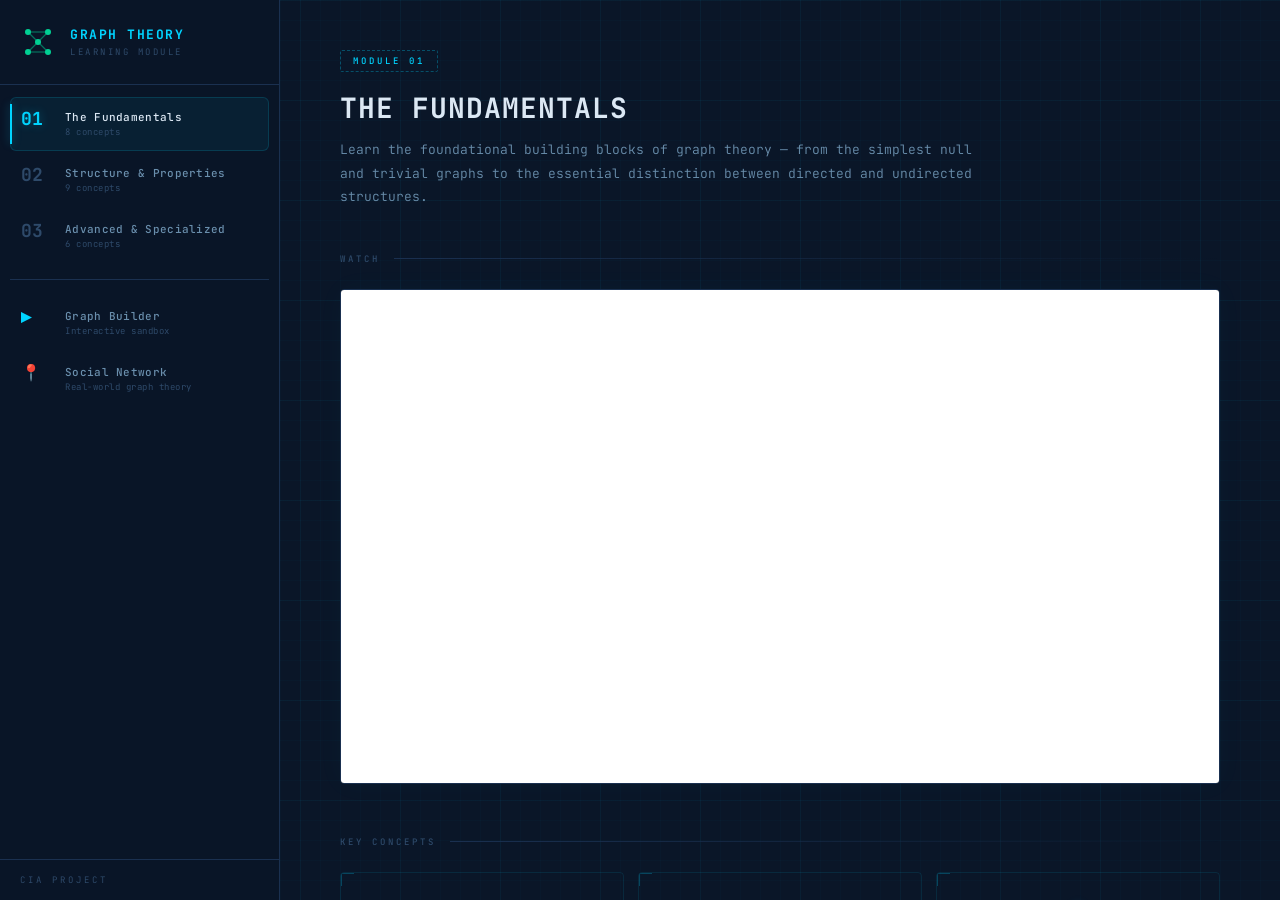
<file: index.html>
<!DOCTYPE html>
<html lang="en">
<head>
    <meta charset="UTF-8">
    <meta name="viewport" content="width=device-width, initial-scale=1.0">
    <meta name="color-scheme" content="dark">
    <title>Graph Theory — Learning Module</title>
    <link rel="preconnect" href="https://fonts.googleapis.com">
    <link rel="preconnect" href="https://fonts.gstatic.com" crossorigin>
    <link href="https://fonts.googleapis.com/css2?family=JetBrains+Mono:wght@300;400;500;600;700&display=swap" rel="stylesheet">
    <link rel="stylesheet" href="styles.css">
</head>
<body>
    <div class="bg-grid"></div>

    <nav class="sidebar" id="sidebar">
        <div class="sidebar-brand">
            <svg class="brand-logo" viewBox="0 0 36 36" width="36" height="36">
                <circle cx="8" cy="8" r="3" fill="#00e5a0"/>
                <circle cx="28" cy="8" r="3" fill="#00e5a0"/>
                <circle cx="8" cy="28" r="3" fill="#00e5a0"/>
                <circle cx="28" cy="28" r="3" fill="#00e5a0"/>
                <circle cx="18" cy="18" r="3" fill="#00e5a0"/>
                <line x1="8" y1="8" x2="28" y2="8" stroke="#00e5a0" stroke-width="1.2" opacity="0.5"/>
                <line x1="8" y1="8" x2="18" y2="18" stroke="#00e5a0" stroke-width="1.2" opacity="0.5"/>
                <line x1="28" y1="8" x2="18" y2="18" stroke="#00e5a0" stroke-width="1.2" opacity="0.5"/>
                <line x1="8" y1="28" x2="18" y2="18" stroke="#00e5a0" stroke-width="1.2" opacity="0.5"/>
                <line x1="28" y1="28" x2="18" y2="18" stroke="#00e5a0" stroke-width="1.2" opacity="0.5"/>
                <line x1="8" y1="28" x2="28" y2="28" stroke="#00e5a0" stroke-width="1.2" opacity="0.5"/>
            </svg>
            <div>
                <h1 class="brand-title">Graph Theory</h1>
                <p class="brand-sub">Learning Module</p>
            </div>
        </div>

        <div class="nav-list" id="navList"></div>

        <div class="sidebar-footer">
            <p>CIA Project</p>
        </div>
    </nav>

    <main class="main-content" id="mainContent"></main>

    <button class="menu-toggle" id="menuToggle" aria-label="Toggle menu">
        <span></span><span></span><span></span>
    </button>
    <div class="overlay" id="overlay"></div>

    <script src="script.js"></script>
</body>
</html>
</file>
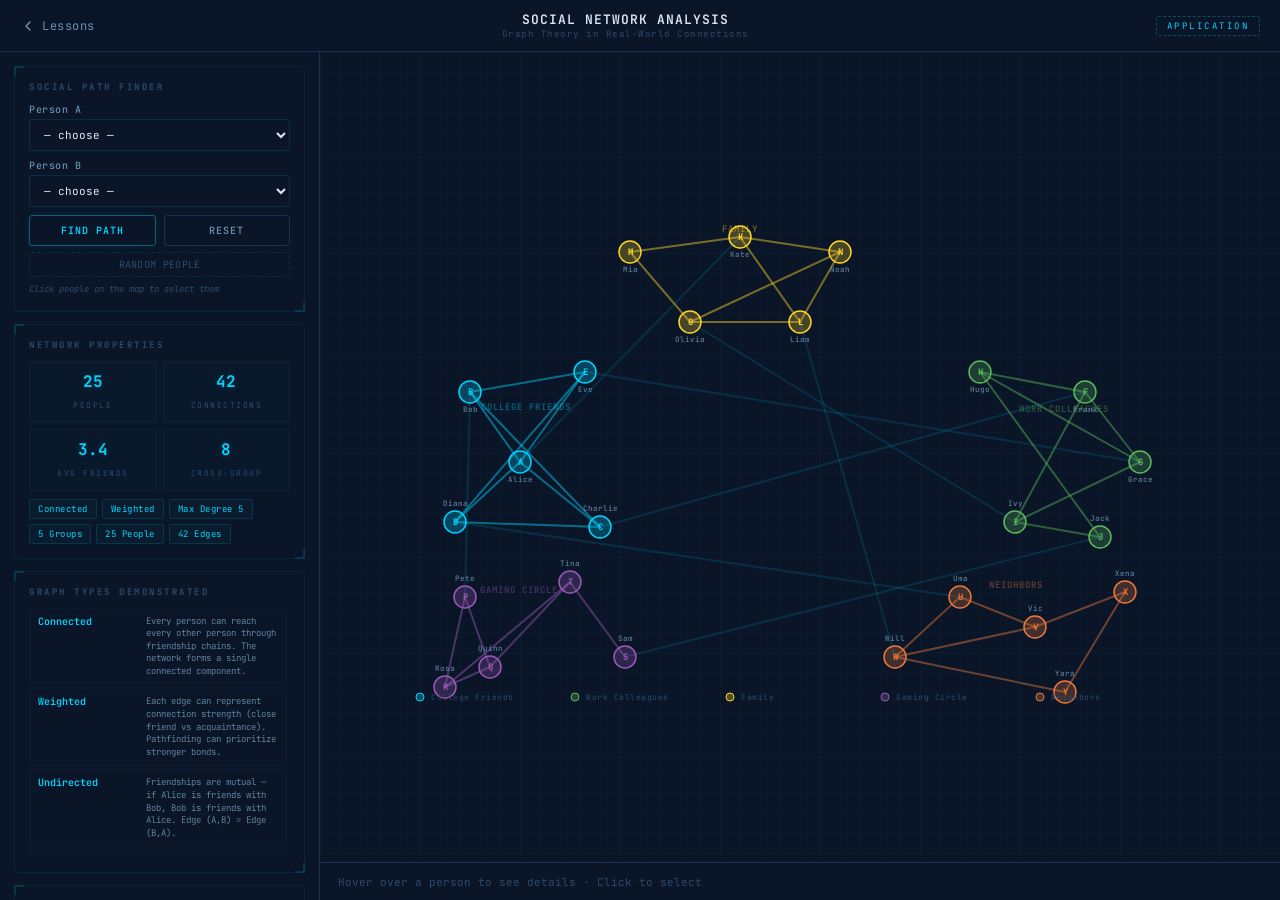
<file: application.html>
<!DOCTYPE html>
<html lang="en">
<head>
    <meta charset="UTF-8">
    <meta name="viewport" content="width=device-width, initial-scale=1.0">
    <title>Social Network — Graph Theory in Practice</title>
    <link rel="preconnect" href="https://fonts.googleapis.com">
    <link rel="preconnect" href="https://fonts.gstatic.com" crossorigin>
    <link href="https://fonts.googleapis.com/css2?family=JetBrains+Mono:wght@300;400;500;600;700&display=swap" rel="stylesheet">
    <link rel="stylesheet" href="application.css">
</head>
<body>
    <div class="app-page">
        <header class="app-header">
            <a href="index.html" class="back-link">
                <svg width="16" height="16" viewBox="0 0 16 16" fill="none"><path d="M10 12L6 8l4-4" stroke="currentColor" stroke-width="1.5" stroke-linecap="round" stroke-linejoin="round"/></svg>
                Lessons
            </a>
            <div class="header-center">
                <h1 class="header-title">Social Network Analysis</h1>
                <p class="header-sub">Graph Theory in Real-World Connections</p>
            </div>
            <span class="header-badge">APPLICATION</span>
        </header>

        <div class="app-body">
            <aside class="sidebar-panel" id="sidebarPanel">

                <!-- Route Finder -->
                <div class="control-card">
                    <h3 class="card-heading">Social Path Finder</h3>
                    <div class="select-row">
                        <label>Person A</label>
                        <select id="personA"><option value="">— choose —</option></select>
                    </div>
                    <div class="select-row">
                        <label>Person B</label>
                        <select id="personB"><option value="">— choose —</option></select>
                    </div>
                    <div class="btn-row">
                        <button class="btn btn-primary" id="findPathBtn">Find Path</button>
                        <button class="btn btn-outline" id="resetBtn">Reset</button>
                    </div>
                    <button class="btn btn-ghost" id="randomBtn">Random People</button>
                    <p class="hint-text">Click people on the map to select them</p>
                </div>

                <!-- Path Result -->
                <div class="control-card" id="pathCard" style="display:none;">
                    <h3 class="card-heading">Connection Path</h3>
                    <div id="pathOutput"></div>
                </div>

                <!-- Person Profile -->
                <div class="control-card" id="profileCard" style="display:none;">
                    <h3 class="card-heading">Profile</h3>
                    <div id="profileOutput"></div>
                </div>

                <!-- Suggestions -->
                <div class="control-card" id="suggestCard" style="display:none;">
                    <h3 class="card-heading">People You May Know</h3>
                    <div id="suggestOutput"></div>
                </div>

                <!-- Network Properties -->
                <div class="control-card">
                    <h3 class="card-heading">Network Properties</h3>
                    <div class="props-grid" id="propsGrid"></div>
                    <div class="detected-props" id="detectedProps"></div>
                </div>

                <!-- Graph Types -->
                <div class="control-card">
                    <h3 class="card-heading">Graph Types Demonstrated</h3>
                    <div class="graph-types-list" id="graphTypesList"></div>
                </div>

                <!-- References -->
                <div class="control-card">
                    <h3 class="card-heading">References</h3>
                    <div class="references-list">
                        <div class="ref-item">
                            <span class="ref-author">Watts, D. J., &amp; Strogatz, S. H. (1998)</span>
                            <span class="ref-title">Collective dynamics of 'small-world' networks</span>
                            <span class="ref-publisher">Nature, 393(6684), 440–442</span>
                        </div>
                        <div class="ref-item">
                            <span class="ref-author">Milgram, S. (1967)</span>
                            <span class="ref-title">The small world problem</span>
                            <span class="ref-publisher">Psychology Today, 1(1), 61–67</span>
                        </div>
                        <div class="ref-item">
                            <span class="ref-author">Goldenberg, D. (2021)</span>
                            <span class="ref-title">Social Network Analysis: From Graph Theory to Applications with Python</span>
                            <span class="ref-publisher">arXiv preprint, arXiv:2102.03245</span>
                        </div>
                        <div class="ref-item">
                            <span class="ref-author">Borgatti, S. P., Everett, M. G., &amp; Johnson, J. C. (2024)</span>
                            <span class="ref-title">Analyzing Social Networks</span>
                            <span class="ref-publisher">SAGE Publications Ltd</span>
                        </div>
                        <div class="ref-item">
                            <span class="ref-author">Wasserman, S., &amp; Faust, K. (2012)</span>
                            <span class="ref-title">Social Network Analysis: Methods and Applications</span>
                            <span class="ref-publisher">Cambridge University Press</span>
                        </div>
                    </div>
                </div>

            </aside>

            <main class="map-area">
                <div class="map-wrap" id="mapWrap">
                    <svg id="networkMap" xmlns="http://www.w3.org/2000/svg" viewBox="0 0 800 530">
                        <defs>
                            <filter id="glow">
                                <feGaussianBlur stdDeviation="3" result="blur"/>
                                <feMerge>
                                    <feMergeNode in="blur"/>
                                    <feMergeNode in="SourceGraphic"/>
                                </feMerge>
                            </filter>
                            <filter id="nodeGlow">
                                <feGaussianBlur stdDeviation="4" result="blur"/>
                                <feMerge>
                                    <feMergeNode in="blur"/>
                                    <feMergeNode in="SourceGraphic"/>
                                </feMerge>
                            </filter>
                        </defs>
                        <g id="groupLabelsG"></g>
                        <g id="edgesG"></g>
                        <g id="pathG"></g>
                        <g id="suggestG"></g>
                        <g id="nodesG"></g>
                        <g id="legendG" transform="translate(15,500)"></g>
                    </svg>
                </div>
                <div class="station-info" id="stationInfo">
                    <span class="info-empty">Hover over a person to see details · Click to select</span>
                </div>
            </main>
        </div>
    </div>
    <script src="application.js"></script>
</body>
</html>
</file>
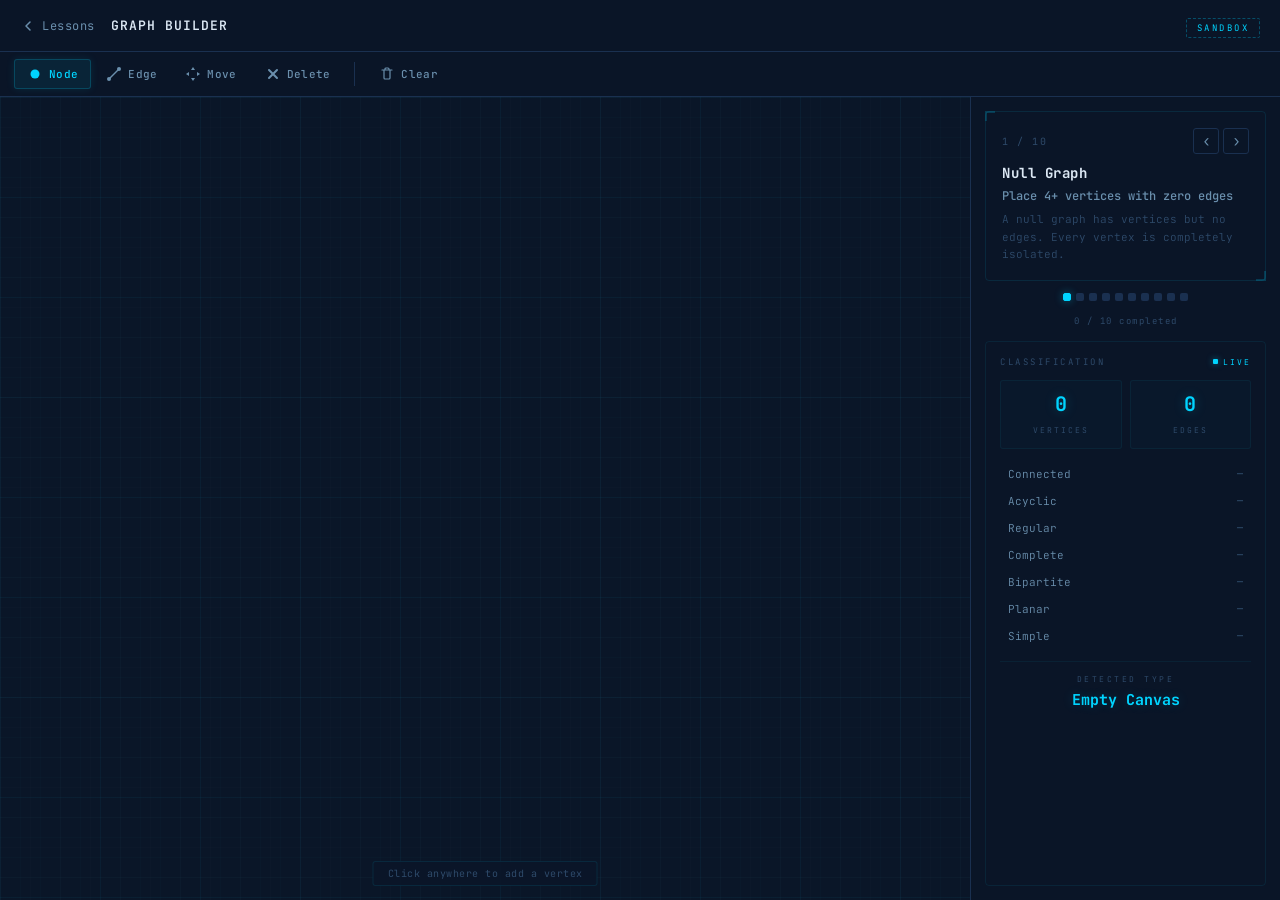
<file: game.html>
<!DOCTYPE html>
<html lang="en">
<head>
    <meta charset="UTF-8">
    <meta name="viewport" content="width=device-width, initial-scale=1.0">
    <title>Graph Builder — Graph Theory</title>
    <link rel="preconnect" href="https://fonts.googleapis.com">
    <link rel="preconnect" href="https://fonts.gstatic.com" crossorigin>
    <link href="https://fonts.googleapis.com/css2?family=JetBrains+Mono:wght@300;400;500;600;700&display=swap" rel="stylesheet">
    <link rel="stylesheet" href="game.css">
</head>
<body>
    <div class="game-page">
        <header class="game-header">
            <a href="index.html" class="back-link">
                <svg width="16" height="16" viewBox="0 0 16 16" fill="none"><path d="M10 12L6 8l4-4" stroke="currentColor" stroke-width="1.5" stroke-linecap="round" stroke-linejoin="round"/></svg>
                Lessons
            </a>
            <h1 class="game-title">Graph Builder</h1>
            <div class="header-right">
                <span class="header-badge">Sandbox</span>
            </div>
        </header>

        <div class="toolbar">
            <div class="tool-group">
                <button class="tool-btn active" data-mode="node" title="Add Node (1)">
                    <svg width="16" height="16" viewBox="0 0 16 16"><circle cx="8" cy="8" r="4.5" fill="currentColor"/></svg>
                    <span>Node</span>
                </button>
                <button class="tool-btn" data-mode="edge" title="Add Edge (2)">
                    <svg width="16" height="16" viewBox="0 0 16 16"><line x1="3" y1="13" x2="13" y2="3" stroke="currentColor" stroke-width="1.5"/><circle cx="3" cy="13" r="2" fill="currentColor"/><circle cx="13" cy="3" r="2" fill="currentColor"/></svg>
                    <span>Edge</span>
                </button>
                <button class="tool-btn" data-mode="move" title="Move (3)">
                    <svg width="16" height="16" viewBox="0 0 16 16"><path d="M8 1l2 3H6l2-3zm0 14l-2-3h4l-2 3zM1 8l3-2v4l-3-2zm14 0l-3-2v4l3-2z" fill="currentColor"/></svg>
                    <span>Move</span>
                </button>
                <button class="tool-btn" data-mode="delete" title="Delete (4)">
                    <svg width="16" height="16" viewBox="0 0 16 16"><line x1="4" y1="4" x2="12" y2="12" stroke="currentColor" stroke-width="2" stroke-linecap="round"/><line x1="12" y1="4" x2="4" y2="12" stroke="currentColor" stroke-width="2" stroke-linecap="round"/></svg>
                    <span>Delete</span>
                </button>
            </div>
            <div class="tool-sep"></div>
            <button class="tool-btn danger" id="clearBtn" title="Clear All">
                <svg width="16" height="16" viewBox="0 0 16 16" fill="none"><path d="M3 4h10M6 4V3a1 1 0 011-1h2a1 1 0 011 1v1M5 4v8a1 1 0 001 1h4a1 1 0 001-1V4" stroke="currentColor" stroke-width="1.2" stroke-linecap="round"/></svg>
                <span>Clear</span>
            </button>
        </div>

        <div class="game-body">
            <div class="canvas-wrap" id="canvasWrap">
                <svg id="canvas" xmlns="http://www.w3.org/2000/svg">
                    <defs>
                        <pattern id="gridPat" width="30" height="30" patternUnits="userSpaceOnUse">
                            <path d="M 30 0 L 0 0 0 30" fill="none" stroke="rgba(255,255,255,0.025)" stroke-width="0.5"/>
                        </pattern>
                    </defs>
                    <rect id="bgRect" width="100%" height="100%" fill="url(#gridPat)"/>
                    <g id="edgesGroup"></g>
                    <g id="tempGroup"></g>
                    <g id="nodesGroup"></g>
                </svg>
                <div class="canvas-hint" id="canvasHint">Click anywhere to add a vertex</div>
            </div>

            <aside class="side-panel">
                <div class="challenge-card" id="challengeCard">
                    <div class="challenge-top">
                        <span class="challenge-badge" id="challengeBadge">1 / 10</span>
                        <div class="challenge-nav">
                            <button class="nav-btn" id="prevChallenge">‹</button>
                            <button class="nav-btn" id="nextChallenge">›</button>
                        </div>
                    </div>
                    <h3 class="challenge-title" id="challengeTitle"></h3>
                    <p class="challenge-task" id="challengeTask"></p>
                    <p class="challenge-desc" id="challengeDesc"></p>
                    <div class="challenge-success" id="challengeSuccess">
                        <span class="success-icon">✓</span>
                        <span>Challenge Complete!</span>
                    </div>
                </div>

                <div class="progress-section">
                    <div class="progress-dots" id="progressDots"></div>
                    <span class="progress-text" id="progressText">0 / 10 completed</span>
                </div>

                <div class="class-panel">
                    <div class="class-header">
                        <span class="class-title">Classification</span>
                        <span class="class-live">LIVE</span>
                    </div>

                    <div class="stats-row">
                        <div class="stat-box">
                            <span class="stat-num" id="statVertices">0</span>
                            <span class="stat-lbl">Vertices</span>
                        </div>
                        <div class="stat-box">
                            <span class="stat-num" id="statEdges">0</span>
                            <span class="stat-lbl">Edges</span>
                        </div>
                    </div>

                    <div class="props-list">
                        <div class="prop-row" id="propConnected"><span class="prop-name">Connected</span><span class="prop-val">—</span></div>
                        <div class="prop-row" id="propAcyclic"><span class="prop-name">Acyclic</span><span class="prop-val">—</span></div>
                        <div class="prop-row" id="propRegular"><span class="prop-name">Regular</span><span class="prop-val">—</span></div>
                        <div class="prop-row" id="propComplete"><span class="prop-name">Complete</span><span class="prop-val">—</span></div>
                        <div class="prop-row" id="propBipartite"><span class="prop-name">Bipartite</span><span class="prop-val">—</span></div>
                        <div class="prop-row" id="propPlanar"><span class="prop-name">Planar</span><span class="prop-val">—</span></div>
                        <div class="prop-row" id="propSimple"><span class="prop-name">Simple</span><span class="prop-val">—</span></div>
                    </div>

                    <div class="type-display">
                        <span class="type-lbl">Detected Type</span>
                        <span class="type-val" id="graphType">Empty Canvas</span>
                    </div>
                </div>
            </aside>
        </div>
    </div>
    <script src="game.js"></script>
</body>
</html>
</file>
<file: styles.css>
/* =============================================
   BLUEPRINT / CIRCUIT BOARD THEME
   ============================================= */
:root {
    --bg: #0a1628;
    --surface: #0d1b2e;
    --surface-2: #0f1f38;
    --border: #1a3050;
    --border-glow: rgba(0,212,255,0.25);
    --accent: #00d4ff;
    --accent-dim: rgba(0,212,255,0.10);
    --accent-glow: rgba(0,212,255,0.06);
    --text-primary: #dce8f4;
    --text-secondary: #6a8fad;
    --text-muted: #2e4a6a;
    --correct: #00d4ff;
    --incorrect: #ff4466;
    --incorrect-dim: rgba(255,68,102,0.10);
    --sidebar-w: 280px;
}

*, *::before, *::after { margin: 0; padding: 0; box-sizing: border-box; }
html { font-size: 16px; scroll-behavior: smooth; }
body {
    font-family: 'JetBrains Mono', monospace;
    font-weight: 400;
    color: var(--text-primary);
    background: var(--bg);
    overflow: hidden;
    height: 100vh;
}

/* ─── BLUEPRINT GRID ─── */
.bg-grid {
    position: fixed; inset: 0;
    background-image:
        linear-gradient(rgba(0,212,255,0.035) 1px, transparent 1px),
        linear-gradient(90deg, rgba(0,212,255,0.035) 1px, transparent 1px),
        linear-gradient(rgba(0,212,255,0.018) 1px, transparent 1px),
        linear-gradient(90deg, rgba(0,212,255,0.018) 1px, transparent 1px);
    background-size: 100px 100px, 100px 100px, 20px 20px, 20px 20px;
    pointer-events: none; z-index: 0;
}

/* ─── SIDEBAR ─── */
.sidebar {
    position: fixed; top: 0; left: 0;
    width: var(--sidebar-w); height: 100vh;
    background: rgba(10,22,40,0.95);
    border-right: 1px solid var(--border);
    display: flex; flex-direction: column; z-index: 100;
    transition: transform 0.35s cubic-bezier(0.4,0,0.2,1);
    backdrop-filter: blur(8px);
}

.sidebar-brand {
    padding: 24px 20px;
    display: flex; align-items: center; gap: 14px;
    border-bottom: 1px solid var(--border);
}

.brand-logo { flex-shrink: 0; opacity: 0.9; }

.brand-title {
    font-family: 'JetBrains Mono', monospace;
    font-size: 13px; font-weight: 700;
    letter-spacing: 1.5px; text-transform: uppercase;
    color: var(--accent);
}

.brand-sub {
    font-size: 9px; letter-spacing: 2.5px;
    text-transform: uppercase; color: var(--text-muted);
    margin-top: 3px;
}

.nav-list { flex: 1; padding: 12px 10px; overflow-y: auto; }

.nav-item {
    display: flex; align-items: flex-start; gap: 12px;
    padding: 12px 10px; border-radius: 6px; cursor: pointer;
    transition: all 0.2s ease; position: relative; margin-bottom: 2px;
    border: 1px solid transparent;
}

.nav-item:hover { background: rgba(0,212,255,0.04); border-color: rgba(0,212,255,0.08); }
.nav-item.active { background: rgba(0,212,255,0.06); border-color: rgba(0,212,255,0.15); }

.nav-item.active::before {
    content: ''; position: absolute; left: -1px; top: 6px; bottom: 6px;
    width: 2px; background: var(--accent);
    box-shadow: 0 0 8px rgba(0,212,255,0.4);
}

.nav-number {
    font-size: 18px; font-weight: 700;
    color: var(--text-muted); line-height: 1; min-width: 32px;
    transition: color 0.2s;
}
.nav-item.active .nav-number { color: var(--accent); text-shadow: 0 0 10px rgba(0,212,255,0.3); }

.nav-info h3 {
    font-size: 11px; font-weight: 500;
    color: var(--text-secondary); margin-bottom: 2px;
    transition: color 0.2s; letter-spacing: 0.3px;
}
.nav-item.active .nav-info h3 { color: var(--text-primary); }
.nav-info p { font-size: 9px; color: var(--text-muted); letter-spacing: 0.5px; }

.sidebar-footer {
    padding: 14px 20px; border-top: 1px solid var(--border);
}
.sidebar-footer p {
    font-size: 9px; letter-spacing: 3px;
    text-transform: uppercase; color: var(--text-muted);
}

/* ─── MAIN CONTENT ─── */
.main-content {
    margin-left: var(--sidebar-w); height: 100vh;
    overflow-y: auto; position: relative; z-index: 1;
}
.main-content::-webkit-scrollbar { width: 5px; }
.main-content::-webkit-scrollbar-track { background: var(--bg); }
.main-content::-webkit-scrollbar-thumb { background: var(--border); border-radius: 3px; }
.main-content::-webkit-scrollbar-thumb:hover { background: var(--text-muted); }

/* ─── MODULE SECTION ─── */
.module-section {
    max-width: 960px; margin: 0 auto;
    padding: 48px 40px 80px;
    animation: fadeInUp 0.5s ease forwards;
}
@keyframes fadeInUp {
    from { opacity: 0; transform: translateY(20px); }
    to   { opacity: 1; transform: translateY(0); }
}

.module-header { margin-bottom: 44px; }

.module-tag {
    display: inline-block; font-size: 9px; font-weight: 500;
    letter-spacing: 3px; text-transform: uppercase;
    color: var(--accent); background: transparent;
    padding: 4px 12px; border-radius: 2px;
    border: 1px dashed rgba(0,212,255,0.3);
    margin-bottom: 18px;
}

.module-title {
    font-size: 28px; font-weight: 700;
    letter-spacing: 1px; color: var(--text-primary);
    margin-bottom: 12px; line-height: 1.3;
    text-transform: uppercase;
}

.module-description {
    font-size: 13px; line-height: 1.8;
    color: var(--text-secondary); max-width: 640px;
    font-weight: 300;
}

/* ─── SECTION LABELS ─── */
.section-label {
    display: flex; align-items: center; gap: 14px;
    margin-bottom: 24px; font-size: 9px; font-weight: 500;
    letter-spacing: 3px; text-transform: uppercase;
    color: var(--text-muted);
}
.section-label::after {
    content: ''; flex: 1; height: 1px;
    background: linear-gradient(90deg, var(--border), transparent);
}

/* ─── VIDEO ─── */
.video-section { margin-bottom: 52px; }

.video-wrapper {
    border-radius: 4px; overflow: hidden;
    border: 1px solid var(--border); background: #000;
    aspect-ratio: 16/9;
    box-shadow: 0 0 30px rgba(0,212,255,0.03);
}
.video-wrapper iframe { width: 100%; height: 100%; border: none; }

.video-placeholder {
    aspect-ratio: 16/9;
    display: flex; flex-direction: column;
    align-items: center; justify-content: center;
    border: 1px dashed rgba(0,212,255,0.15);
    border-radius: 4px; background: var(--surface);
    gap: 14px; position: relative;
}
.video-placeholder::before,
.video-placeholder::after {
    content: ''; position: absolute;
    width: 20px; height: 20px;
}
.video-placeholder::before {
    top: 12px; left: 12px;
    border-top: 1.5px solid rgba(0,212,255,0.2);
    border-left: 1.5px solid rgba(0,212,255,0.2);
}
.video-placeholder::after {
    bottom: 12px; right: 12px;
    border-bottom: 1.5px solid rgba(0,212,255,0.2);
    border-right: 1.5px solid rgba(0,212,255,0.2);
}

.video-placeholder .play-icon {
    width: 56px; height: 56px; border-radius: 50%;
    border: 2px solid rgba(0,212,255,0.3);
    display: flex; align-items: center; justify-content: center;
    color: var(--accent); font-size: 20px;
    box-shadow: 0 0 20px rgba(0,212,255,0.08);
    transition: all 0.3s;
}
.video-placeholder:hover .play-icon {
    border-color: var(--accent);
    box-shadow: 0 0 30px rgba(0,212,255,0.15);
}
.video-placeholder p { font-size: 12px; color: var(--text-secondary); }
.video-placeholder .small { font-size: 10px; color: var(--text-muted); }

/* ─── CARDS ─── */
.cards-section { margin-bottom: 52px; }

.cards-grid {
    display: grid;
    grid-template-columns: repeat(auto-fill, minmax(260px, 1fr));
    gap: 14px;
}

.graph-card {
    background: transparent;
    border: 1px solid rgba(0,212,255,0.10);
    border-radius: 4px; padding: 22px;
    position: relative; overflow: hidden;
    opacity: 0; animation: cardReveal 0.4s ease forwards;
    transition: border-color 0.3s, box-shadow 0.3s, transform 0.3s;
}

/* Corner brackets */
.graph-card::before {
    content: ''; position: absolute;
    top: -1px; left: -1px; width: 14px; height: 14px;
    border-top: 2px solid rgba(0,212,255,0.25);
    border-left: 2px solid rgba(0,212,255,0.25);
    transition: border-color 0.3s;
}
.graph-card::after {
    content: ''; position: absolute;
    bottom: -1px; right: -1px; width: 14px; height: 14px;
    border-bottom: 2px solid rgba(0,212,255,0.25);
    border-right: 2px solid rgba(0,212,255,0.25);
    transition: border-color 0.3s;
}

.graph-card:hover {
    border-color: rgba(0,212,255,0.25);
    box-shadow: 0 0 25px rgba(0,212,255,0.04);
    transform: translateY(-2px);
}
.graph-card:hover::before,
.graph-card:hover::after {
    border-color: rgba(0,212,255,0.5);
}

.graph-card:nth-child(1)  { animation-delay: 0.04s; }
.graph-card:nth-child(2)  { animation-delay: 0.08s; }
.graph-card:nth-child(3)  { animation-delay: 0.12s; }
.graph-card:nth-child(4)  { animation-delay: 0.16s; }
.graph-card:nth-child(5)  { animation-delay: 0.20s; }
.graph-card:nth-child(6)  { animation-delay: 0.24s; }
.graph-card:nth-child(7)  { animation-delay: 0.28s; }
.graph-card:nth-child(8)  { animation-delay: 0.32s; }
.graph-card:nth-child(9)  { animation-delay: 0.36s; }

@keyframes cardReveal {
    from { opacity: 0; transform: translateY(14px); }
    to   { opacity: 1; transform: translateY(0); }
}

.card-svg { display: flex; justify-content: center; margin-bottom: 14px; height: 60px; }
.card-svg svg { height: 60px; width: auto; filter: drop-shadow(0 0 4px rgba(0,212,255,0.2)); }

.card-name {
    font-size: 13px; font-weight: 600;
    color: var(--text-primary); margin-bottom: 6px;
    letter-spacing: 0.5px;
}

.card-definition {
    font-size: 11px; line-height: 1.7;
    color: var(--text-secondary); font-weight: 300;
}

/* ─── QUIZ ─── */
.quiz-section { margin-bottom: 40px; }

.quiz-container {
    background: transparent;
    border: 1px solid rgba(0,212,255,0.08);
    border-radius: 4px; padding: 28px;
}

.quiz-question {
    margin-bottom: 24px; padding-bottom: 24px;
    border-bottom: 1px solid rgba(0,212,255,0.06);
}
.quiz-question:last-of-type {
    border-bottom: none; margin-bottom: 16px; padding-bottom: 0;
}

.question-text {
    font-size: 12px; font-weight: 500;
    color: var(--text-primary); margin-bottom: 12px;
    line-height: 1.6;
}
.question-number {
    color: var(--accent); font-weight: 600; margin-right: 8px;
}

.options-list { display: flex; flex-direction: column; gap: 6px; }
.option-item { position: relative; }

.option-item input[type="radio"] {
    position: absolute; opacity: 0; width: 0; height: 0;
}

.option-item label {
    display: flex; align-items: center; gap: 12px;
    padding: 9px 12px;
    border: 1px solid rgba(0,212,255,0.08);
    border-radius: 4px; cursor: pointer;
    transition: all 0.2s ease;
    font-size: 12px; color: var(--text-secondary);
    line-height: 1.5; font-weight: 300;
}

/* Circuit switch indicator */
.option-item label::before {
    content: ''; width: 14px; height: 14px;
    border: 1.5px solid rgba(0,212,255,0.2);
    border-radius: 3px; flex-shrink: 0;
    transition: all 0.25s ease;
}

.option-item label:hover {
    border-color: rgba(0,212,255,0.2);
    color: var(--text-primary);
}
.option-item label:hover::before {
    border-color: rgba(0,212,255,0.4);
}

.option-item input:checked + label {
    border-color: rgba(0,212,255,0.35);
    background: rgba(0,212,255,0.04);
    color: var(--text-primary);
}
.option-item input:checked + label::before {
    border-color: var(--accent);
    background: var(--accent);
    box-shadow: 0 0 10px rgba(0,212,255,0.4);
}

/* Submitted states */
.quiz-submitted .option-item label { cursor: default; pointer-events: none; }

.quiz-submitted .option-item.correct label {
    border-color: rgba(0,212,255,0.4);
    background: rgba(0,212,255,0.06);
    color: var(--correct);
}
.quiz-submitted .option-item.correct label::before {
    border-color: var(--correct);
    background: var(--correct);
    box-shadow: 0 0 12px rgba(0,212,255,0.5);
}

.quiz-submitted .option-item.selected-wrong label {
    border-color: rgba(255,68,102,0.35);
    background: var(--incorrect-dim);
    color: var(--incorrect);
}
.quiz-submitted .option-item.selected-wrong label::before {
    border-color: var(--incorrect);
    background: var(--incorrect);
    box-shadow: 0 0 10px rgba(255,68,102,0.35);
}

/* Quiz buttons */
.quiz-actions { display: flex; align-items: center; gap: 12px; margin-top: 20px; flex-wrap: wrap; }

.btn {
    font-family: 'JetBrains Mono', monospace;
    font-weight: 600; font-size: 11px;
    letter-spacing: 1px; text-transform: uppercase;
    padding: 10px 28px; border-radius: 3px;
    cursor: pointer; transition: all 0.3s ease; border: none;
}

.btn-primary {
    background: transparent; color: var(--accent);
    border: 1px solid var(--accent);
    box-shadow: 0 0 10px rgba(0,212,255,0.1);
}
.btn-primary:hover {
    background: rgba(0,212,255,0.1);
    box-shadow: 0 0 20px rgba(0,212,255,0.2);
    transform: translateY(-1px);
}

.btn-outline {
    background: transparent; color: var(--text-muted);
    border: 1px solid var(--border);
}
.btn-outline:hover {
    border-color: rgba(0,212,255,0.3);
    color: var(--text-secondary);
}

/* Quiz result */
.quiz-result {
    display: none; align-items: center; gap: 16px;
    padding: 16px 20px;
    border: 1px solid rgba(0,212,255,0.2);
    border-radius: 4px; margin-top: 16px;
    background: rgba(0,212,255,0.03);
}
.quiz-result.show { display: flex; animation: fadeInUp 0.4s ease forwards; }

.result-score {
    font-size: 24px; font-weight: 700;
    color: var(--accent); line-height: 1;
    text-shadow: 0 0 15px rgba(0,212,255,0.3);
}
.result-text { font-size: 12px; color: var(--text-secondary); line-height: 1.4; font-weight: 300; }
.result-text strong { color: var(--text-primary); font-weight: 600; }

.module-next {
    margin-top: 44px; padding-top: 28px;
    border-top: 1px solid var(--border);
    display: flex; justify-content: flex-end;
}

/* ─── REFERENCES ─── */
.references-section { margin-bottom: 48px; }
.references-list { display: flex; flex-direction: column; gap: 8px; }

.ref-item {
    background: transparent;
    border: 1px solid rgba(0,212,255,0.08);
    border-radius: 3px; padding: 14px 18px;
    display: grid; grid-template-columns: 1fr; gap: 3px;
    transition: border-color 0.2s;
}
.ref-item:hover { border-color: rgba(0,212,255,0.2); }

.ref-author { font-size: 10px; color: var(--accent); font-weight: 500; letter-spacing: 0.5px; }
.ref-title { font-size: 12px; font-weight: 600; color: var(--text-primary); font-style: italic; }
.ref-publisher { font-size: 10px; color: var(--text-muted); }
.ref-chapter { font-size: 11px; color: var(--text-secondary); line-height: 1.5; font-weight: 300; }

/* ─── MOBILE ─── */
.menu-toggle {
    display: none; position: fixed;
    top: 14px; left: 14px; z-index: 200;
    width: 40px; height: 40px;
    background: var(--surface);
    border: 1px solid var(--border); border-radius: 4px;
    cursor: pointer; flex-direction: column;
    align-items: center; justify-content: center;
    gap: 5px; padding: 0;
}
.menu-toggle span {
    display: block; width: 16px; height: 1.5px;
    background: var(--accent); border-radius: 1px;
    transition: all 0.3s ease;
}

.overlay {
    display: none; position: fixed; inset: 0;
    background: rgba(5,10,20,0.8); z-index: 90;
    backdrop-filter: blur(3px);
}
.overlay.show { display: block; }

@media (max-width: 900px) {
    .sidebar { transform: translateX(-100%); }
    .sidebar.open { transform: translateX(0); }
    .menu-toggle { display: flex; }
    .main-content { margin-left: 0; }
    .module-section { padding: 80px 20px 60px; }
    .module-title { font-size: 22px; }
    .cards-grid { grid-template-columns: 1fr; }
    .quiz-container { padding: 18px; }
}

@media (max-width: 600px) {
    .module-title { font-size: 18px; }
    .module-description { font-size: 12px; }
    .quiz-actions { flex-direction: column; align-items: stretch; }
    .btn { text-align: center; }
}
</file>
<file: application.css>
:root {
    --bg: #0a1628;
    --surface: #0d1b2e;
    --surface-2: #0f1f38;
    --border: #1a3050;
    --accent: #00d4ff;
    --accent-dim: rgba(0,212,255,0.10);
    --accent-glow: rgba(0,212,255,0.06);
    --text-primary: #dce8f4;
    --text-secondary: #6a8fad;
    --text-muted: #2e4a6a;
    --college: #00d4ff;
    --work: #5cb85c;
    --family: #ffd428;
    --gaming: #9b59b6;
    --neighbor: #e8783c;
}

*, *::before, *::after { margin:0; padding:0; box-sizing:border-box; }
html { font-size:16px; }
body { font-family:'JetBrains Mono',monospace; color:var(--text-primary); background:var(--bg); height:100vh; overflow:hidden; }

.app-page { display:flex; flex-direction:column; height:100vh; }
.app-header {
    display:flex; align-items:center; justify-content:space-between;
    padding:0 20px; height:52px;
    background:rgba(10,22,40,0.95);
    border-bottom:1px solid var(--border); flex-shrink:0; z-index:10;
}
.back-link { display:flex; align-items:center; gap:6px; font-size:12px; color:var(--text-secondary); text-decoration:none; transition:color .2s; letter-spacing:.5px; }
.back-link:hover { color:var(--accent); }
.header-center { text-align:center; flex:1; }
.header-title { font-size:13px; font-weight:600; letter-spacing:1px; text-transform:uppercase; }
.header-sub { font-size:9px; color:var(--text-muted); letter-spacing:1.5px; }
.header-badge { font-size:9px; letter-spacing:2.5px; text-transform:uppercase; color:var(--accent); border:1px dashed rgba(0,212,255,0.3); padding:3px 10px; border-radius:2px; }

.app-body { display:flex; flex:1; overflow:hidden; }

/* ─── SIDEBAR ─── */
.sidebar-panel {
    width:320px; flex-shrink:0;
    background:rgba(10,22,40,0.95);
    border-right:1px solid var(--border);
    overflow-y:auto; padding:14px;
    display:flex; flex-direction:column; gap:12px;
}
.sidebar-panel::-webkit-scrollbar { width:4px; }
.sidebar-panel::-webkit-scrollbar-track { background:var(--bg); }
.sidebar-panel::-webkit-scrollbar-thumb { background:var(--border); border-radius:2px; }

.control-card {
    background:transparent;
    border:1px solid rgba(0,212,255,0.08);
    border-radius:4px; padding:14px;
    position:relative;
}
.control-card::before {
    content:''; position:absolute;
    top:-1px; left:-1px; width:10px; height:10px;
    border-top:2px solid rgba(0,212,255,0.15);
    border-left:2px solid rgba(0,212,255,0.15);
}
.control-card::after {
    content:''; position:absolute;
    bottom:-1px; right:-1px; width:10px; height:10px;
    border-bottom:2px solid rgba(0,212,255,0.15);
    border-right:2px solid rgba(0,212,255,0.15);
}

.card-heading { font-size:9px; letter-spacing:2.5px; text-transform:uppercase; color:var(--text-muted); margin-bottom:10px; }

.select-row { margin-bottom:8px; }
.select-row label { display:block; font-size:10px; font-weight:500; color:var(--text-secondary); margin-bottom:3px; letter-spacing:.5px; }
.select-row select {
    width:100%; padding:7px 10px;
    background:var(--bg); color:var(--text-primary);
    border:1px solid rgba(0,212,255,0.12); border-radius:3px;
    font-family:'JetBrains Mono',monospace; font-size:11px;
    cursor:pointer; transition:border-color .2s;
}
.select-row select:focus { outline:none; border-color:rgba(0,212,255,0.4); }
.select-row select option { background:var(--bg); }

.btn-row { display:flex; gap:8px; margin-top:4px; margin-bottom:6px; }
.btn {
    font-family:'JetBrains Mono',monospace; font-weight:600;
    font-size:10px; letter-spacing:1px; text-transform:uppercase;
    padding:8px 16px; border-radius:3px;
    cursor:pointer; transition:all .2s; border:none; flex:1; text-align:center;
}
.btn-primary { background:transparent; color:var(--accent); border:1px solid rgba(0,212,255,0.4); box-shadow:0 0 8px rgba(0,212,255,0.08); }
.btn-primary:hover { background:rgba(0,212,255,0.1); box-shadow:0 0 16px rgba(0,212,255,0.15); transform:translateY(-1px); }
.btn-outline { background:transparent; color:var(--text-secondary); border:1px solid var(--border); }
.btn-outline:hover { border-color:rgba(0,212,255,0.2); color:var(--text-primary); }
.btn-ghost {
    font-size:10px; font-weight:400;
    padding:5px 10px; border-radius:3px; cursor:pointer;
    background:transparent; border:1px dashed rgba(0,212,255,0.15);
    color:var(--text-muted); width:100%; transition:all .2s; letter-spacing:.3px;
}
.btn-ghost:hover { border-color:rgba(0,212,255,0.3); color:var(--accent); border-style:solid; }
.hint-text { font-size:9px; color:var(--text-muted); margin-top:6px; line-height:1.5; font-style:italic; }

/* ─── PATH OUTPUT ─── */
.path-summary { display:grid; grid-template-columns:1fr 1fr; gap:6px; margin-bottom:12px; }
.path-stat { background:rgba(0,212,255,0.02); border-radius:3px; padding:9px; text-align:center; border:1px solid rgba(0,212,255,0.06); }
.path-stat .p-val { font-size:18px; font-weight:700; color:var(--accent); display:block; text-shadow:0 0 10px rgba(0,212,255,0.2); }
.path-stat .p-lbl { font-size:8px; letter-spacing:1.5px; text-transform:uppercase; color:var(--text-muted); }

.path-steps { display:flex; flex-direction:column; gap:0; max-height:200px; overflow-y:auto; padding-right:4px; }
.path-steps::-webkit-scrollbar { width:3px; }
.path-steps::-webkit-scrollbar-thumb { background:var(--border); border-radius:2px; }
.step { display:flex; align-items:center; gap:10px; padding:5px 0; }
.step-dot { width:10px; height:10px; border-radius:50%; flex-shrink:0; border:2px solid; }
.step-info { flex:1; }
.step-name { font-size:11px; font-weight:500; color:var(--text-primary); }
.step-detail { font-size:9px; color:var(--text-muted); margin-top:1px; letter-spacing:.3px; }
.step-line-tag { display:inline-block; font-size:8px; padding:1px 6px; border-radius:2px; margin-top:2px; letter-spacing:.3px; }
.step-connector { width:2px; height:8px; margin-left:4px; border-radius:1px; }

/* ─── PROFILE ─── */
.profile-header { display:flex; align-items:center; gap:12px; margin-bottom:10px; }
.profile-avatar {
    width:36px; height:36px; border-radius:50%;
    display:flex; align-items:center; justify-content:center;
    font-size:14px; font-weight:700; color:var(--bg);
    flex-shrink:0; border:2px solid;
}
.profile-name { font-size:14px; font-weight:700; color:var(--text-primary); }
.profile-group { font-size:9px; letter-spacing:1px; text-transform:uppercase; margin-top:2px; }
.profile-stats { display:grid; grid-template-columns:1fr 1fr; gap:6px; margin-bottom:10px; }
.profile-stat { background:rgba(0,212,255,0.02); border:1px solid rgba(0,212,255,0.06); border-radius:3px; padding:7px; text-align:center; }
.profile-stat .ps-val { font-size:16px; font-weight:700; color:var(--accent); display:block; }
.profile-stat .ps-lbl { font-size:8px; letter-spacing:1px; text-transform:uppercase; color:var(--text-muted); }
.profile-friends { display:flex; flex-wrap:wrap; gap:4px; margin-top:6px; }
.friend-chip {
    font-size:9px; padding:2px 8px; border-radius:2px;
    border:1px solid; cursor:pointer; transition:all .15s;
}
.friend-chip:hover { filter:brightness(1.3); }

/* ─── SUGGESTIONS ─── */
.suggest-item {
    display:flex; align-items:center; gap:10px;
    padding:8px; border:1px solid rgba(0,212,255,0.06);
    border-radius:3px; margin-bottom:6px;
    cursor:pointer; transition:all .2s;
}
.suggest-item:hover { border-color:rgba(0,212,255,0.2); background:rgba(0,212,255,0.02); }
.suggest-avatar {
    width:28px; height:28px; border-radius:50%;
    display:flex; align-items:center; justify-content:center;
    font-size:10px; font-weight:700; color:var(--bg);
    flex-shrink:0;
}
.suggest-info { flex:1; }
.suggest-name { font-size:11px; font-weight:500; color:var(--text-primary); }
.suggest-reason { font-size:9px; color:var(--text-muted); margin-top:1px; }

/* ─── PROPS GRID ─── */
.props-grid { display:grid; grid-template-columns:1fr 1fr; gap:6px; margin-bottom:8px; }
.mini-prop { background:rgba(0,212,255,0.02); border-radius:3px; padding:9px; text-align:center; border:1px solid rgba(0,212,255,0.06); }
.mini-val { font-size:16px; font-weight:700; color:var(--accent); display:block; text-shadow:0 0 10px rgba(0,212,255,0.2); }
.mini-lbl { font-size:8px; letter-spacing:1.5px; text-transform:uppercase; color:var(--text-muted); }
.detected-props { display:flex; flex-wrap:wrap; gap:5px; }
.prop-tag { font-size:9px; letter-spacing:.5px; padding:3px 8px; border-radius:2px; border:1px solid rgba(0,212,255,0.15); color:var(--accent); background:rgba(0,212,255,0.03); }

/* ─── GRAPH TYPES LIST ─── */
.graph-types-list { display:flex; flex-direction:column; gap:4px; max-height:250px; overflow-y:auto; padding-right:4px; }
.graph-types-list::-webkit-scrollbar { width:3px; }
.graph-types-list::-webkit-scrollbar-thumb { background:var(--border); border-radius:2px; }
.gt-item {
    display:flex; align-items:flex-start; gap:8px;
    padding:6px 8px; border:1px solid rgba(0,212,255,0.04);
    border-radius:3px; transition:border-color .2s;
}
.gt-item:hover { border-color:rgba(0,212,255,0.12); }
.gt-name { font-size:10px; font-weight:600; color:var(--accent); white-space:nowrap; min-width:100px; }
.gt-explain { font-size:9px; color:var(--text-secondary); line-height:1.4; font-weight:300; }

/* ─── MAP ─── */
.map-area {
    flex:1; display:flex; flex-direction:column; overflow:hidden;
    background:var(--bg);
    background-image:
        linear-gradient(rgba(0,212,255,0.025) 1px, transparent 1px),
        linear-gradient(90deg, rgba(0,212,255,0.025) 1px, transparent 1px),
        linear-gradient(rgba(0,212,255,0.012) 1px, transparent 1px),
        linear-gradient(90deg, rgba(0,212,255,0.012) 1px, transparent 1px);
    background-size:100px 100px, 100px 100px, 20px 20px, 20px 20px;
}
.map-wrap { flex:1; padding:12px; overflow:auto; display:flex; align-items:center; justify-content:center; }
#networkMap { width:100%; max-width:800px; height:auto; user-select:none; }

/* SVG Elements */
/* SVG Elements — VISIBLE EDGES */
.social-edge { stroke-width:2; stroke-linecap:round; opacity:.4; transition:opacity .3s, stroke-width .3s; }
.social-edge.highlight { opacity:.9; stroke-width:3; filter:url(#glow); }
.social-edge.same-group { opacity:.45; }
.social-edge.cross-group { opacity:.25; stroke-dasharray:none; stroke:rgba(0,212,255,0.5); }

.social-edge.dim { opacity:.07; }
.social-node { cursor:pointer; transition:opacity .3s; }
.social-node.dim { opacity:.2; }
.social-node.highlighted { filter:url(#nodeGlow); }

.person-circle { transition:all .2s; }
.person-circle:hover { filter:drop-shadow(0 0 8px rgba(0,212,255,0.5)); }
.person-initials { font-family:'JetBrains Mono',monospace; font-weight:700; pointer-events:none; user-select:none; }
.person-name-label {
    font-family:'JetBrains Mono',monospace;
    font-size:7.5px; font-weight:500;
    fill:var(--text-secondary);
    pointer-events:none; user-select:none;
    opacity:.85;
}.person-name-label.show { font-size:9px; font-weight:600; fill:var(--text-secondary); opacity:1; }

.group-label {
    font-family:'JetBrains Mono',monospace;
    font-size:9px; font-weight:600; letter-spacing:1px;
    text-transform:uppercase; pointer-events:none;
}

.path-glow-line { stroke-width:8; stroke-linecap:round; opacity:0; fill:none; animation:pathPulse 1.5s ease infinite; }
.path-main-line { stroke-width:3.5; stroke-linecap:round; fill:none; stroke:var(--accent); }
.path-node-ring { fill:none; stroke:var(--accent); stroke-width:2.5; opacity:.5; }
@keyframes pathPulse { 0%,100% { opacity:.1; } 50% { opacity:.3; } }

.suggest-ring { fill:none; stroke:var(--accent); stroke-width:2; stroke-dasharray:4 3; opacity:0; }
.suggest-ring.show { opacity:.6; animation:suggestPulse 2s ease infinite; }
@keyframes suggestPulse { 0%,100% { opacity:.4; } 50% { opacity:.8; } }

/* ─── INFO BAR ─── */
.station-info {
    padding:9px 18px; border-top:1px solid var(--border);
    background:rgba(10,22,40,0.95); min-height:38px;
    display:flex; align-items:center; gap:14px; flex-wrap:wrap;
}
.info-empty { font-size:11px; color:var(--text-muted); }
.info-stat { display:flex; align-items:center; gap:6px; }
.info-dot { width:8px; height:8px; border-radius:50%; }
.info-value { font-size:12px; font-weight:500; color:var(--text-primary); }
.info-tag { font-size:9px; padding:2px 7px; border-radius:2px; }

@media (max-width:900px) {
    .app-body { flex-direction:column; }
    .sidebar-panel { width:100%; flex:none; max-height:40vh; border-right:none; border-bottom:1px solid var(--border); }
    .map-area { flex:1; }
    .header-sub { display:none; }
    .app-header { padding:0 12px; }
}
@media (max-width:600px) {
    .btn-row { flex-direction:column; }
}

/* ─── REFERENCES ─── */
.references-list { display:flex; flex-direction:column; gap:5px; }
.ref-item {
    background:rgba(0,212,255,0.02);
    border:1px solid rgba(0,212,255,0.06);
    border-radius:3px; padding:8px 10px;
    display:flex; flex-direction:column; gap:2px;
    transition:border-color .2s;
}
.ref-item:hover { border-color:rgba(0,212,255,0.2); }
.ref-author { font-size:9px; color:var(--accent); font-weight:500; letter-spacing:.3px; }
.ref-title { font-size:10px; font-weight:600; color:var(--text-primary); font-style:italic; }
.ref-publisher { font-size:9px; color:var(--text-muted); }
</file>
<file: game.css>
:root {
    --bg: #0a1628;
    --surface: #0d1b2e;
    --surface-2: #0f1f38;
    --border: #1a3050;
    --accent: #00d4ff;
    --accent-dim: rgba(0,212,255,0.10);
    --accent-glow: rgba(0,212,255,0.06);
    --text-primary: #dce8f4;
    --text-secondary: #6a8fad;
    --text-muted: #2e4a6a;
    --correct: #00d4ff;
    --incorrect: #ff4466;
}

*, *::before, *::after { margin: 0; padding: 0; box-sizing: border-box; }
html { font-size: 16px; }
body {
    font-family: 'JetBrains Mono', monospace;
    color: var(--text-primary);
    background: var(--bg);
    height: 100vh;
    overflow: hidden;
}

/* ─── PAGE LAYOUT ─── */
.game-page { display: flex; flex-direction: column; height: 100vh; }

.game-header {
    display: flex; align-items: center; gap: 16px;
    padding: 0 20px; height: 52px;
    background: rgba(10,22,40,0.95);
    border-bottom: 1px solid var(--border);
    flex-shrink: 0; z-index: 10;
}
.back-link {
    display: flex; align-items: center; gap: 6px;
    font-size: 12px; color: var(--text-secondary);
    text-decoration: none; transition: color 0.2s;
    letter-spacing: 0.5px;
}
.back-link:hover { color: var(--accent); }
.game-title {
    font-size: 13px; font-weight: 600;
    letter-spacing: 1px; text-transform: uppercase;
}
.header-right { margin-left: auto; }
.header-badge {
    font-size: 9px; letter-spacing: 2.5px;
    text-transform: uppercase;
    color: var(--accent);
    border: 1px dashed rgba(0,212,255,0.3);
    padding: 3px 10px; border-radius: 2px;
}

/* ─── TOOLBAR ─── */
.toolbar {
    display: flex; align-items: center; gap: 3px;
    padding: 7px 14px;
    background: rgba(10,22,40,0.95);
    border-bottom: 1px solid var(--border);
    flex-shrink: 0;
}
.tool-group { display: flex; gap: 2px; }
.tool-sep { width: 1px; height: 24px; background: var(--border); margin: 0 8px; }
.tool-btn {
    display: flex; align-items: center; gap: 6px;
    padding: 6px 12px; border-radius: 3px;
    border: 1px solid transparent; background: transparent;
    color: var(--text-secondary); font-size: 11px; font-weight: 500;
    cursor: pointer; transition: all 0.2s; font-family: inherit;
    letter-spacing: 0.3px;
}
.tool-btn:hover {
    background: rgba(0,212,255,0.04);
    color: var(--text-primary);
    border-color: rgba(0,212,255,0.1);
}
.tool-btn.active {
    background: rgba(0,212,255,0.08);
    color: var(--accent);
    border-color: rgba(0,212,255,0.2);
    box-shadow: 0 0 8px rgba(0,212,255,0.1);
}
.tool-btn.danger:hover {
    color: var(--incorrect);
    background: rgba(255,68,102,0.06);
}
.tool-btn svg { flex-shrink: 0; }

/* ─── GAME BODY ─── */
.game-body { display: flex; flex: 1; overflow: hidden; }

/* ─── CANVAS ─── */
.canvas-wrap {
    flex: 1; position: relative; overflow: hidden;
    background: var(--bg);
    background-image:
        linear-gradient(rgba(0,212,255,0.03) 1px, transparent 1px),
        linear-gradient(90deg, rgba(0,212,255,0.03) 1px, transparent 1px),
        linear-gradient(rgba(0,212,255,0.015) 1px, transparent 1px),
        linear-gradient(90deg, rgba(0,212,255,0.015) 1px, transparent 1px);
    background-size: 100px 100px, 100px 100px, 20px 20px, 20px 20px;
}
.canvas-wrap[data-mode="node"] { cursor: crosshair; }
.canvas-wrap[data-mode="edge"] { cursor: default; }
.canvas-wrap[data-mode="move"] { cursor: grab; }
.canvas-wrap[data-mode="move"].dragging { cursor: grabbing; }
.canvas-wrap[data-mode="delete"] { cursor: pointer; }

#canvas { width: 100%; height: 100%; display: block; user-select: none; }

.canvas-hint {
    position: absolute; bottom: 14px; left: 50%;
    transform: translateX(-50%);
    font-size: 10px; color: var(--text-muted);
    letter-spacing: 0.5px;
    background: rgba(10,22,40,0.9); padding: 5px 14px;
    border-radius: 3px;
    border: 1px solid rgba(0,212,255,0.1);
    pointer-events: none; transition: opacity 0.3s;
}

/* ─── SVG ELEMENTS ─── */
.node {
    fill: var(--accent); cursor: pointer;
    transition: r 0.15s ease, filter 0.15s;
    filter: drop-shadow(0 0 3px rgba(0,212,255,0.3));
}
.node:hover {
    filter: drop-shadow(0 0 8px rgba(0,212,255,0.6));
}
.node-label {
    fill: var(--bg); font-family: 'JetBrains Mono', monospace;
    font-size: 10px; font-weight: 700;
    pointer-events: none; user-select: none;
}
.edge {
    stroke: var(--accent); stroke-width: 2; opacity: 0.25;
    stroke-linecap: round; cursor: pointer;
    transition: opacity 0.2s;
}
.edge:hover { opacity: 0.6; }
.temp-edge {
    stroke: var(--accent); stroke-width: 1.5;
    stroke-dasharray: 6 4; opacity: 0.35;
    pointer-events: none;
}

/* ─── SIDE PANEL ─── */
.side-panel {
    width: 310px; flex-shrink: 0;
    background: rgba(10,22,40,0.95);
    border-left: 1px solid var(--border);
    overflow-y: auto; padding: 14px;
    display: flex; flex-direction: column; gap: 12px;
}
.side-panel::-webkit-scrollbar { width: 4px; }
.side-panel::-webkit-scrollbar-track { background: var(--bg); }
.side-panel::-webkit-scrollbar-thumb {
    background: var(--border); border-radius: 2px;
}

/* ─── CHALLENGE CARD ─── */
.challenge-card {
    background: transparent;
    border: 1px solid rgba(0,212,255,0.1);
    border-radius: 4px; padding: 16px;
    transition: border-color 0.3s, box-shadow 0.3s;
    position: relative;
}
.challenge-card::before {
    content: ''; position: absolute;
    top: -1px; left: -1px; width: 10px; height: 10px;
    border-top: 2px solid rgba(0,212,255,0.2);
    border-left: 2px solid rgba(0,212,255,0.2);
}
.challenge-card::after {
    content: ''; position: absolute;
    bottom: -1px; right: -1px; width: 10px; height: 10px;
    border-bottom: 2px solid rgba(0,212,255,0.2);
    border-right: 2px solid rgba(0,212,255,0.2);
}
.challenge-card.completed {
    border-color: rgba(0,212,255,0.3);
    box-shadow: 0 0 20px rgba(0,212,255,0.06);
}

.challenge-top {
    display: flex; justify-content: space-between;
    align-items: center; margin-bottom: 10px;
}
.challenge-badge {
    font-size: 10px; color: var(--text-muted);
    letter-spacing: 1.5px;
}
.challenge-nav { display: flex; gap: 4px; }
.nav-btn {
    width: 26px; height: 26px; border-radius: 3px;
    border: 1px solid var(--border); background: transparent;
    color: var(--text-secondary); font-size: 15px;
    cursor: pointer; display: flex; align-items: center;
    justify-content: center; transition: all 0.2s;
    font-family: inherit;
}
.nav-btn:hover {
    border-color: rgba(0,212,255,0.3);
    color: var(--accent);
}

.challenge-title {
    font-size: 14px; font-weight: 700;
    margin-bottom: 5px; letter-spacing: 0.5px;
}
.challenge-task {
    font-size: 12px; font-weight: 500;
    color: var(--text-secondary);
    margin-bottom: 6px; line-height: 1.5;
}
.challenge-desc {
    font-size: 11px; color: var(--text-muted);
    line-height: 1.6; font-weight: 300;
}

.challenge-success {
    display: none; align-items: center; gap: 8px;
    margin-top: 10px; padding: 9px 12px;
    border: 1px solid rgba(0,212,255,0.2);
    border-radius: 3px; font-size: 12px;
    font-weight: 600; color: var(--accent);
    background: rgba(0,212,255,0.04);
}
.challenge-success.show {
    display: flex; animation: slideUp 0.3s ease;
}
.success-icon {
    width: 20px; height: 20px; border-radius: 3px;
    background: var(--accent); color: var(--bg);
    display: flex; align-items: center;
    justify-content: center;
    font-size: 12px; font-weight: 800;
}

/* ─── PROGRESS ─── */
.progress-section { text-align: center; }
.progress-dots {
    display: flex; justify-content: center;
    gap: 5px; margin-bottom: 7px;
}
.dot {
    width: 8px; height: 8px; border-radius: 2px;
    background: var(--border); transition: all 0.3s;
    border: 1px solid transparent;
}
.dot.current {
    background: var(--accent); border-color: var(--accent);
    box-shadow: 0 0 8px rgba(0,212,255,0.4);
}
.dot.completed {
    background: rgba(0,212,255,0.3);
    border-color: rgba(0,212,255,0.2);
}
.progress-text {
    font-size: 9px; color: var(--text-muted);
    letter-spacing: 1.5px;
}

/* ─── CLASSIFICATION PANEL ─── */
.class-panel {
    background: transparent;
    border: 1px solid rgba(0,212,255,0.08);
    border-radius: 4px; padding: 14px;
    flex: 1;
}
.class-header {
    display: flex; justify-content: space-between;
    align-items: center; margin-bottom: 12px;
}
.class-title {
    font-size: 9px; letter-spacing: 2.5px;
    text-transform: uppercase; color: var(--text-muted);
}
.class-live {
    font-size: 8px; letter-spacing: 2px; color: var(--accent);
    display: flex; align-items: center; gap: 5px;
}
.class-live::before {
    content: ''; width: 5px; height: 5px; border-radius: 1px;
    background: var(--accent); animation: pulse 1.5s infinite;
    box-shadow: 0 0 6px rgba(0,212,255,0.5);
}

.stats-row {
    display: grid; grid-template-columns: 1fr 1fr;
    gap: 8px; margin-bottom: 12px;
}
.stat-box {
    background: rgba(0,212,255,0.02);
    border-radius: 3px; padding: 10px;
    text-align: center;
    border: 1px solid rgba(0,212,255,0.06);
}
.stat-num {
    font-size: 20px; font-weight: 700;
    color: var(--accent); display: block;
    text-shadow: 0 0 12px rgba(0,212,255,0.25);
}
.stat-lbl {
    font-size: 8px; letter-spacing: 2px;
    text-transform: uppercase; color: var(--text-muted);
}

.props-list { display: flex; flex-direction: column; gap: 1px; }
.prop-row {
    display: flex; justify-content: space-between;
    align-items: center; padding: 6px 8px;
    border-radius: 3px; transition: background 0.2s;
}
.prop-row:hover { background: rgba(0,212,255,0.02); }
.prop-name {
    font-size: 11px; color: var(--text-secondary);
    font-weight: 300;
}
.prop-val {
    font-size: 10px; font-weight: 500;
    color: var(--text-muted); transition: color 0.3s;
}
.prop-val.yes { color: var(--correct); }
.prop-val.no { color: var(--incorrect); }

.type-display {
    margin-top: 12px; padding-top: 12px;
    border-top: 1px solid rgba(0,212,255,0.06);
    text-align: center;
}
.type-lbl {
    display: block; font-size: 8px;
    letter-spacing: 2.5px; text-transform: uppercase;
    color: var(--text-muted); margin-bottom: 5px;
}
.type-val {
    font-size: 15px; font-weight: 700;
    color: var(--accent); transition: transform 0.2s;
    text-shadow: 0 0 12px rgba(0,212,255,0.2);
}
.type-val.bump { animation: bump 0.3s ease; }

/* ─── ANIMATIONS ─── */
@keyframes slideUp {
    from { opacity: 0; transform: translateY(6px); }
    to   { opacity: 1; transform: translateY(0); }
}
@keyframes pulse {
    0%, 100% { opacity: 1; }
    50% { opacity: 0.3; }
}
@keyframes bump {
    0%   { transform: scale(1); }
    50%  { transform: scale(1.06); }
    100% { transform: scale(1); }
}

/* ─── RESPONSIVE ─── */
@media (max-width: 800px) {
    .game-body { flex-direction: column; }
    .canvas-wrap { height: 45%; flex: none; }
    .side-panel {
        width: 100%; flex: 1;
        border-left: none; border-top: 1px solid var(--border);
    }
    .game-header { padding: 0 12px; }
    .toolbar { padding: 6px 10px; overflow-x: auto; }
    .tool-btn span { display: none; }
    .tool-btn { padding: 6px 8px; }
}
</file>
